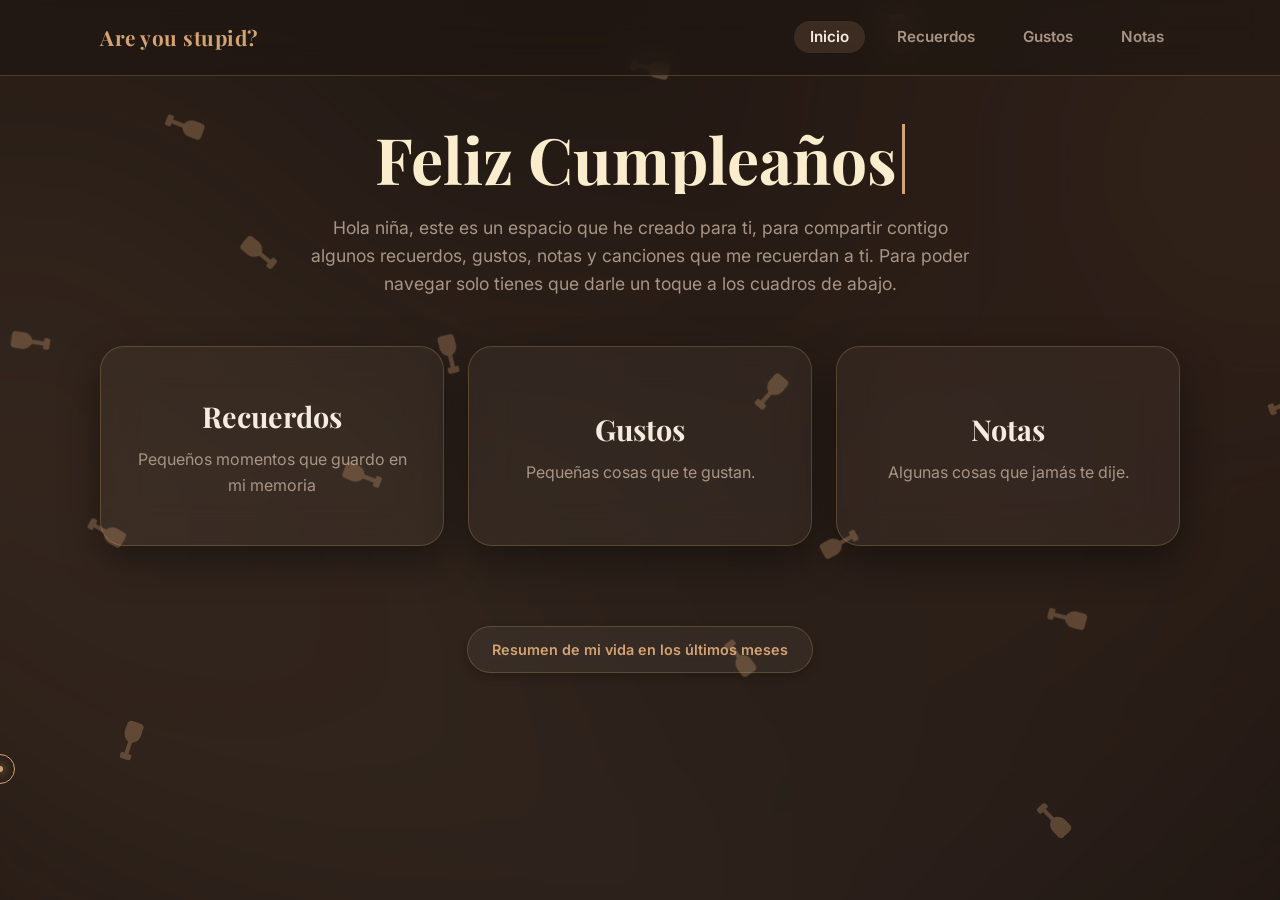
<file: index.html>
<!DOCTYPE html>
<html lang="es">

<head>
    <meta charset="UTF-8" />
    <meta name="viewport" content="width=device-width, initial-scale=1.0" />
    <title>Melanie | Inicio</title>
    <meta name="description" content="Espacio personal con recuerdos, gustos, notas y canciones." />
    <link rel="preconnect" href="https://fonts.googleapis.com" />
    <link rel="preconnect" href="https://fonts.gstatic.com" crossorigin />
    <link href="https://fonts.googleapis.com/css2?family=Inter:wght@300;400;600;700&display=swap" rel="stylesheet" />
    <link href="https://fonts.googleapis.com/css2?family=Playfair+Display:ital,wght@0,600;0,700;1,600&display=swap"
        rel="stylesheet">
    <link rel="stylesheet" href="assets/css/style.css" />
</head>

<body>
    <div class="bg-animation" aria-hidden="true"></div>

    <header class="site-header">
        <div class="container nav-wrap">
            <a href="index.html" class="brand">Are you stupid?</a>
            <nav aria-label="principal">
                <ul class="nav-links">
                    <li><a href="index.html">Inicio</a></li>
                    <li><a href="pages/recuerdos.html">Recuerdos</a></li>
                    <li><a href="pages/gustos.html">Gustos</a></li>
                    <li><a href="pages/notas.html">Notas</a></li>
                </ul>
            </nav>
        </div>
    </header>

    <main>
        <div class="container">
            <section class="hero">
                <h1 id="typewriter">Feliz Cumpleaños Michelle</h1>
                <p>
                    Hola niña, este es un espacio que he creado para ti, para compartir contigo algunos recuerdos, gustos, 
                    notas y canciones que me recuerdan a ti. 
                    Para poder navegar solo tienes que darle un toque a los cuadros de abajo.
                </p>
            </section>

            <section class="tiles-grid" aria-label="Secciones rápidas">
                <a class="section-tile" href="pages/recuerdos.html">
                    <h2>Recuerdos</h2>
                    <p>Pequeños momentos que guardo en mi memoria</p>
                </a>
                <a class="section-tile" href="pages/gustos.html">
                    <h2>Gustos</h2>
                    <p>Pequeñas cosas que te gustan.</p>
                </a>
                <a class="section-tile" href="pages/notas.html">
                    <h2>Notas</h2>
                    <p>Algunas cosas que jamás te dije.</p>
                </a>
            </section>

        </div>

        <section class="tiles-grid" aria-label="Secciones rápidas">
                </section>

            <div class="summary-btn-container">
                <a href="pages/resumen.html" class="btn-summary">Resumen de mi vida en los últimos meses</a>
            </div>

        </div> </main>
    </main>


    <script src="assets/js/main.js" defer></script>
</body>

</html>
</file>
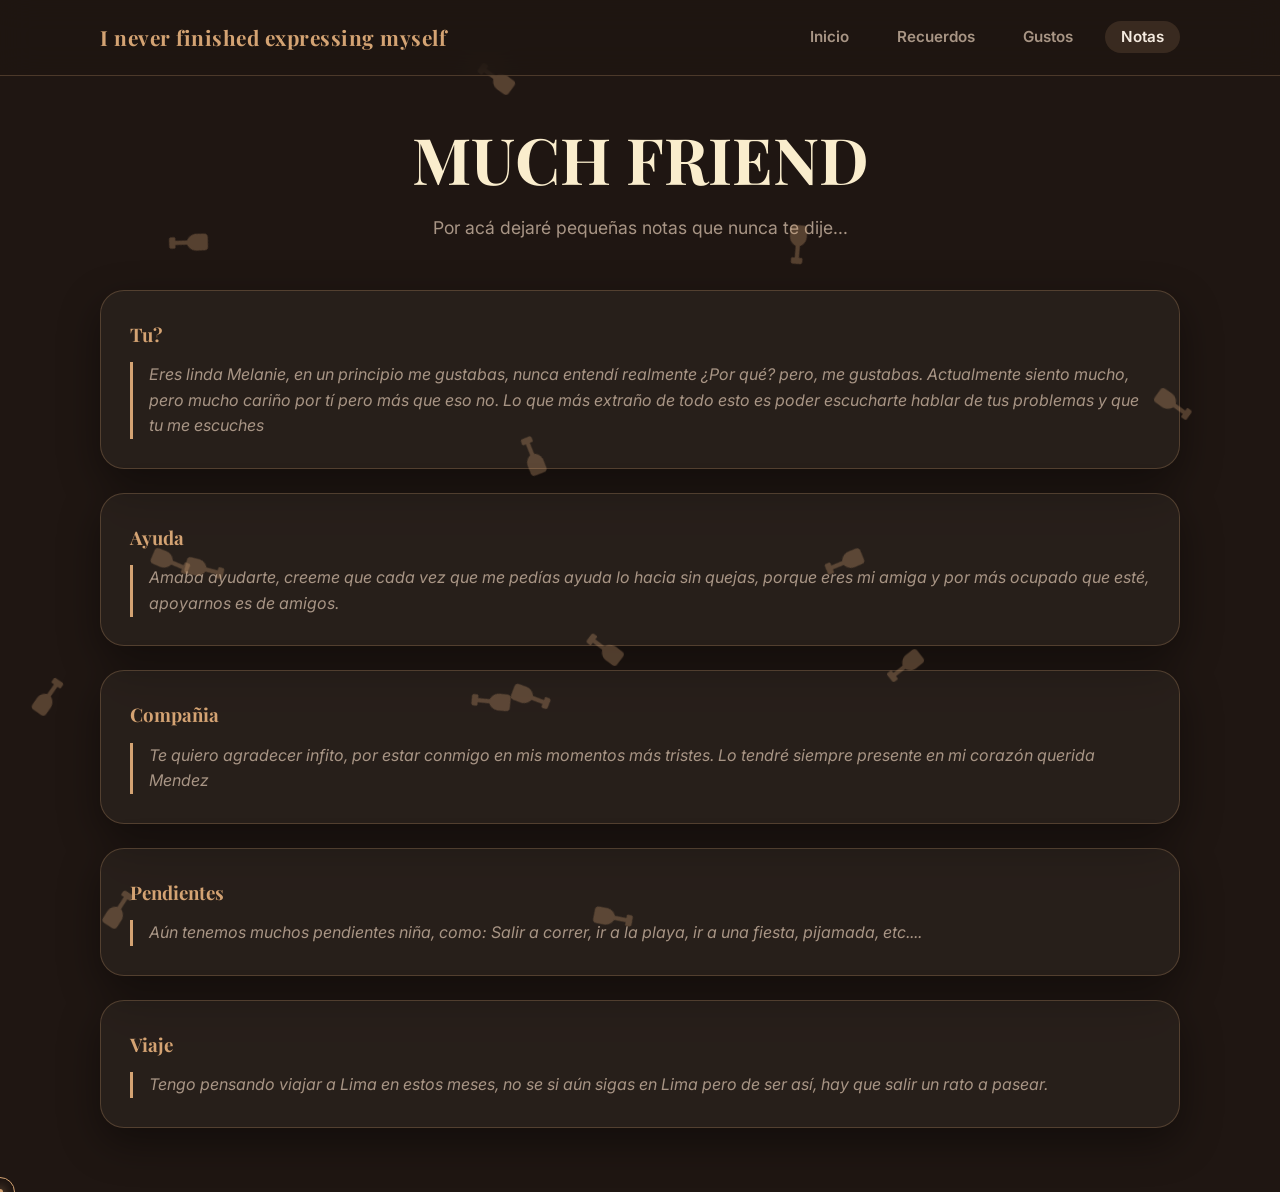
<file: pages/notas.html>
<!DOCTYPE html>
<html lang="es">

<head>
  <meta charset="UTF-8" />
  <meta name="viewport" content="width=device-width, initial-scale=1.0" />
  <title>Melanie | Notas</title>
  <link rel="preconnect" href="https://fonts.googleapis.com" />
  <link rel="preconnect" href="https://fonts.gstatic.com" crossorigin />
  <link href="https://fonts.googleapis.com/css2?family=Inter:wght@300;400;600;700&display=swap" rel="stylesheet" />
  <link href="https://fonts.googleapis.com/css2?family=Playfair+Display:ital,wght@0,600;0,700;1,600&display=swap"
    rel="stylesheet">
  <link rel="stylesheet" href="../assets/css/style.css" />
</head>

<body>
  <header class="site-header">
    <div class="container nav-wrap">
      <a href="../index.html" class="brand">I never finished expressing myself</a>
      <nav aria-label="principal">
        <ul class="nav-links">
          <li><a href="../index.html">Inicio</a></li>
          <li><a href="recuerdos.html">Recuerdos</a></li>
          <li><a href="gustos.html">Gustos</a></li>
          <li><a href="notas.html">Notas</a></li>
        </ul>
      </nav>
    </div>
  </header>

  <main>
    <div class="container">
      <section class="hero">
        <h1 class="page-title">MUCH FRIEND</h1>
        <p>Por acá dejaré pequeñas notas que nunca te dije...</p>
      </section>
      <section class="grid">
        <article class="card">
          <h3>Tu?</h3>
          <p class="note">Eres linda Melanie, en un principio me gustabas, nunca entendí realmente ¿Por qué? pero, me
            gustabas. Actualmente siento mucho, pero mucho cariño por tí pero más que eso no. Lo que más extraño de todo
            esto es poder escucharte hablar de tus problemas y que tu me escuches</p>
        </article>
        <article class="card">
          <h3>Ayuda</h3>
          <p class="note">Amaba ayudarte, creeme que cada vez que me pedías ayuda lo hacia sin quejas, porque eres mi
            amiga y por más ocupado que esté, apoyarnos es de amigos.</p>
        </article>
        <article class="card">
          <h3>Compañia</h3>
          <p class="note">Te quiero agradecer infito, por estar conmigo en mis momentos más tristes. Lo tendré siempre
            presente en mi corazón querida Mendez</p>
        </article>
        <article class="card">
          <h3>Pendientes</h3>
          <p class="note">Aún tenemos muchos pendientes niña, como: Salir a correr, ir a la playa, ir a una fiesta,
            pijamada, etc....</p>
        </article>
        <article class="card">
          <h3>Viaje</h3>
          <p class="note">Tengo pensando viajar a Lima en estos meses, no se si aún sigas en Lima pero de ser así, hay
            que salir un rato a pasear.</p>
        </article>
      </section>
    </div>
  </main>

  <script src="../assets/js/main.js" defer></script>
</body>

</html>
</file>
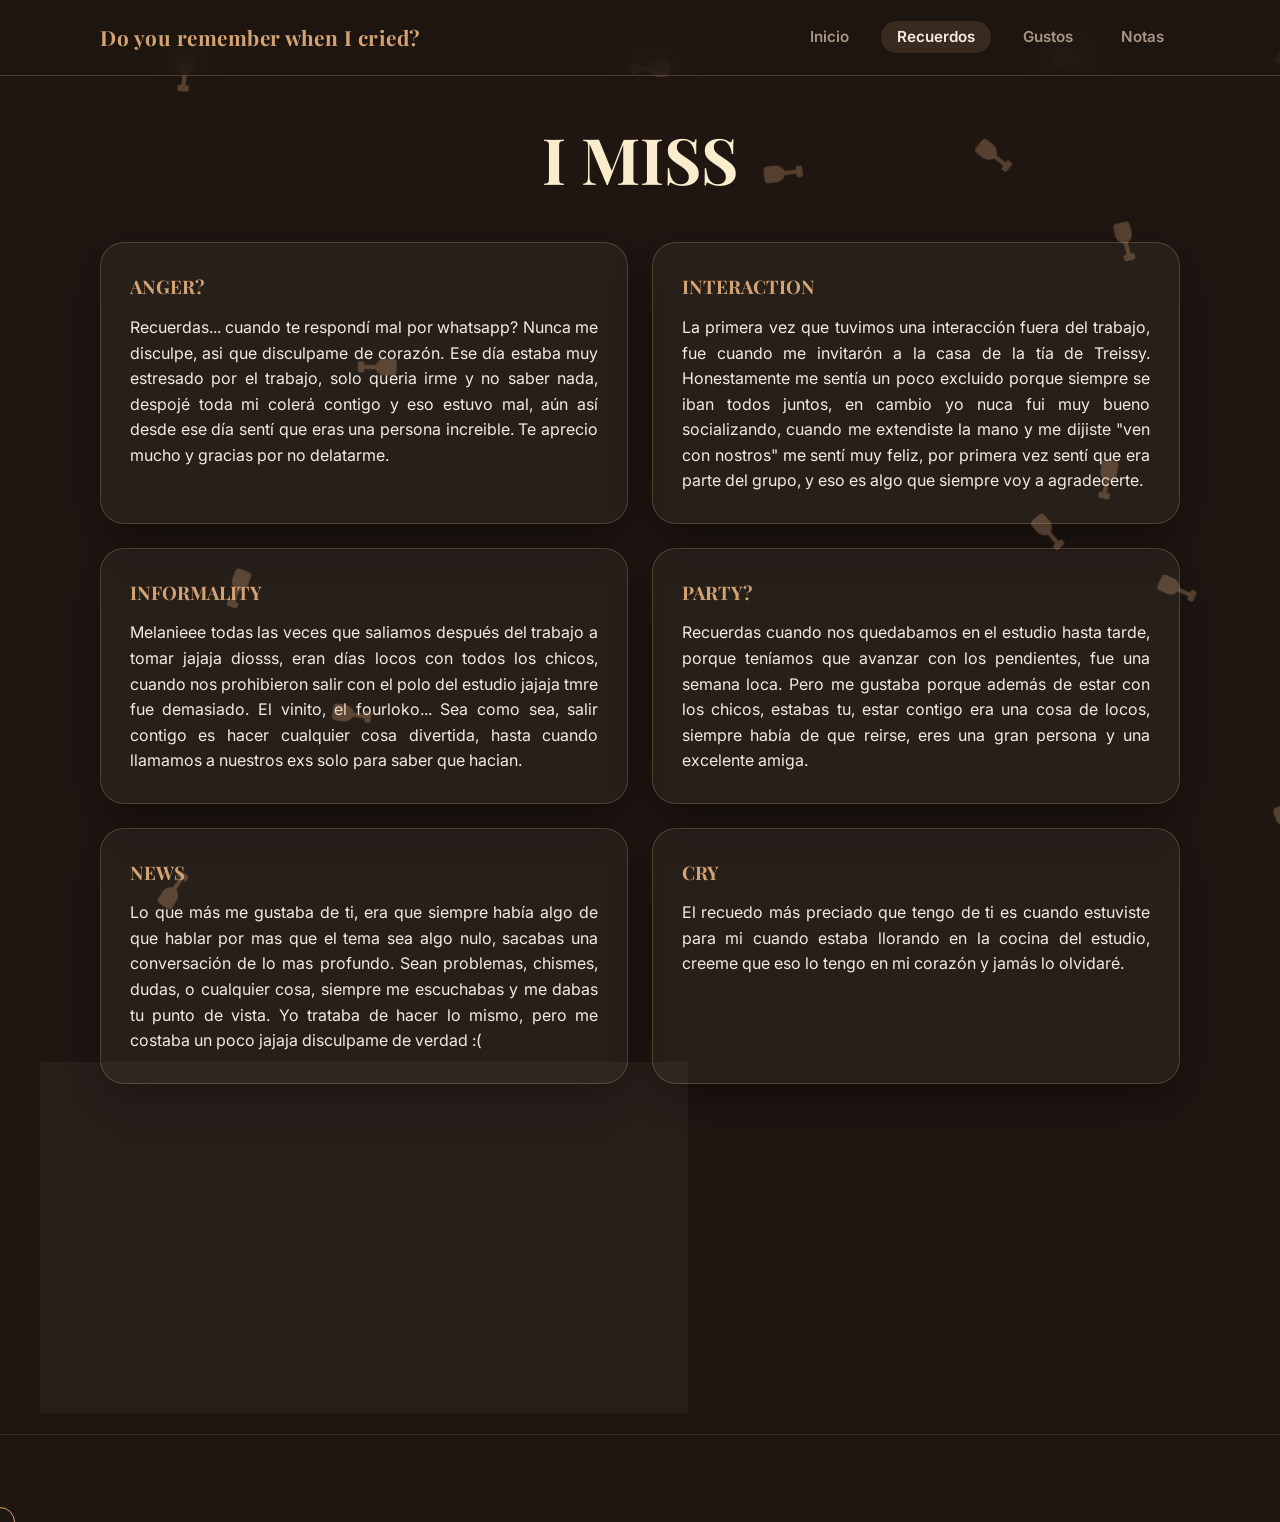
<file: pages/recuerdos.html>
<!DOCTYPE html>
<html lang="es">

<head>
  <meta charset="UTF-8" />
  <meta name="viewport" content="width=device-width, initial-scale=1.0" />
  <title>Melanie | Recuerdos</title>
  <link rel="preconnect" href="https://fonts.googleapis.com" />
  <link rel="preconnect" href="https://fonts.gstatic.com" crossorigin />
  <link href="https://fonts.googleapis.com/css2?family=Inter:wght@300;400;600;700&display=swap" rel="stylesheet" />
  <link href="https://fonts.googleapis.com/css2?family=Playfair+Display:ital,wght@0,600;0,700;1,600&display=swap"
    rel="stylesheet">
  <link rel="stylesheet" href="../assets/css/style.css" />
</head>

<body>
  <header class="site-header">
    <div class="container nav-wrap">
      <a href="../index.html" class="brand">Do you remember when I cried?</a>
      <nav aria-label="principal">
        <ul class="nav-links">
          <li><a href="../index.html">Inicio</a></li>
          <li><a href="recuerdos.html">Recuerdos</a></li>
          <li><a href="gustos.html">Gustos</a></li>
          <li><a href="notas.html">Notas</a></li>
        </ul>
      </nav>
    </div>
  </header>

  <main>
    <div class="container">
      <section class="hero">
        <h1 class="page-title">I MISS</h1>
      </section>
      <section class="grid cols-2">
        <article class="card">
          <h3>ANGER?</h3>
          <p style="text-align: justify;">
            Recuerdas... cuando te respondí mal por whatsapp? Nunca me disculpe, asi que disculpame de corazón.
            Ese día estaba muy estresado por el trabajo, solo queria irme y no saber nada, despojé toda mi colerá contigo y eso estuvo mal,
            aún así desde ese día sentí que eras una persona increible. Te aprecio mucho y gracias por no delatarme.
          </p>
        </article>
        <article class="card">
          <h3>INTERACTION</h3>
          <p style="text-align: justify;">
            La primera vez que tuvimos una interacción fuera del trabajo, fue cuando me invitarón a la casa de la tía
            de Treissy.
            Honestamente me sentía un poco excluido porque siempre se iban todos juntos, en cambio yo nuca fui muy bueno
            socializando, cuando me extendiste la mano y me dijiste "ven con nostros" me sentí muy feliz, 
            por primera vez sentí que era parte del grupo, y eso es algo que siempre voy a agradecerte.
          </p>
        </article>
        <article class="card">
          <h3>INFORMALITY</h3>
          <p style="text-align: justify;">
            Melanieee todas las veces que saliamos después del trabajo a tomar jajaja diosss, eran días locos con todos
            los chicos,
            cuando nos prohibieron salir con el polo del estudio jajaja tmre fue demasiado. El vinito, el fourloko...
            Sea como sea, salir contigo es hacer cualquier cosa divertida, hasta cuando llamamos a nuestros exs solo
            para saber que hacian.
          </p>
        </article>
        <article class="card">
          <h3>PARTY?</h3>
          <p style="text-align: justify;">
            Recuerdas cuando nos quedabamos en el estudio hasta tarde, porque teníamos que avanzar con los pendientes,
            fue una semana loca.
            Pero me gustaba porque además de estar con los chicos, estabas tu, estar contigo era una cosa de locos,
            siempre había de que reirse,
            eres una gran persona y una excelente amiga.
          </p>
        </article>
        <article class="card">
          <h3>NEWS</h3>
          <p style="text-align: justify;">
            Lo que más me gustaba de ti, era que siempre había algo de que hablar por mas que el tema sea algo nulo,
            sacabas una conversación de lo mas profundo.
            Sean problemas, chismes, dudas, o cualquier cosa, siempre me escuchabas y me dabas tu punto de vista. Yo
            trataba de hacer lo mismo, pero me costaba un poco jajaja
            disculpame de verdad :(
          </p>
        </article>
        <article class="card">
          <h3>CRY</h3>
          <p style="text-align: justify;">
            El recuedo más preciado que tengo de ti es cuando estuviste para mi cuando estaba llorando en la cocina del
            estudio, creeme que eso lo tengo en mi corazón
            y jamás lo olvidaré.
          </p>
        </article>
        <article class="card">
          <h3>MEMORIES</h3>
          <p style="text-align: justify;">
            Recuerdas la vez que "la chica" me escribio... honestamente ni quiero recordar su nombre, pero lo menciono porque
            ese día nos quedamos chismeando y pensando posibles cosas que quería fue divertido, también las veces que salíamos a hablar de ello,
            las cuales fueron pocas pero divertidas.
          </p>
        </article>
      </section>
    </div>



  </main>

  <footer class="site-footer"
    style="padding: 2rem 0; text-align: center; border-top: 1px solid rgba(255,255,255,0.1); margin-top: 2rem;">
    <div class="container">
      <p style="color: #94a3b8; font-size: 0.9rem;">
        Obviamente hay muchas más cosas, pero me gustaría converzarlo en persona o en llamada algún día</a>
      </p>
    </div>
  </footer>

  <script src="../assets/js/main.js" defer></script>
</body>

</html>
</file>
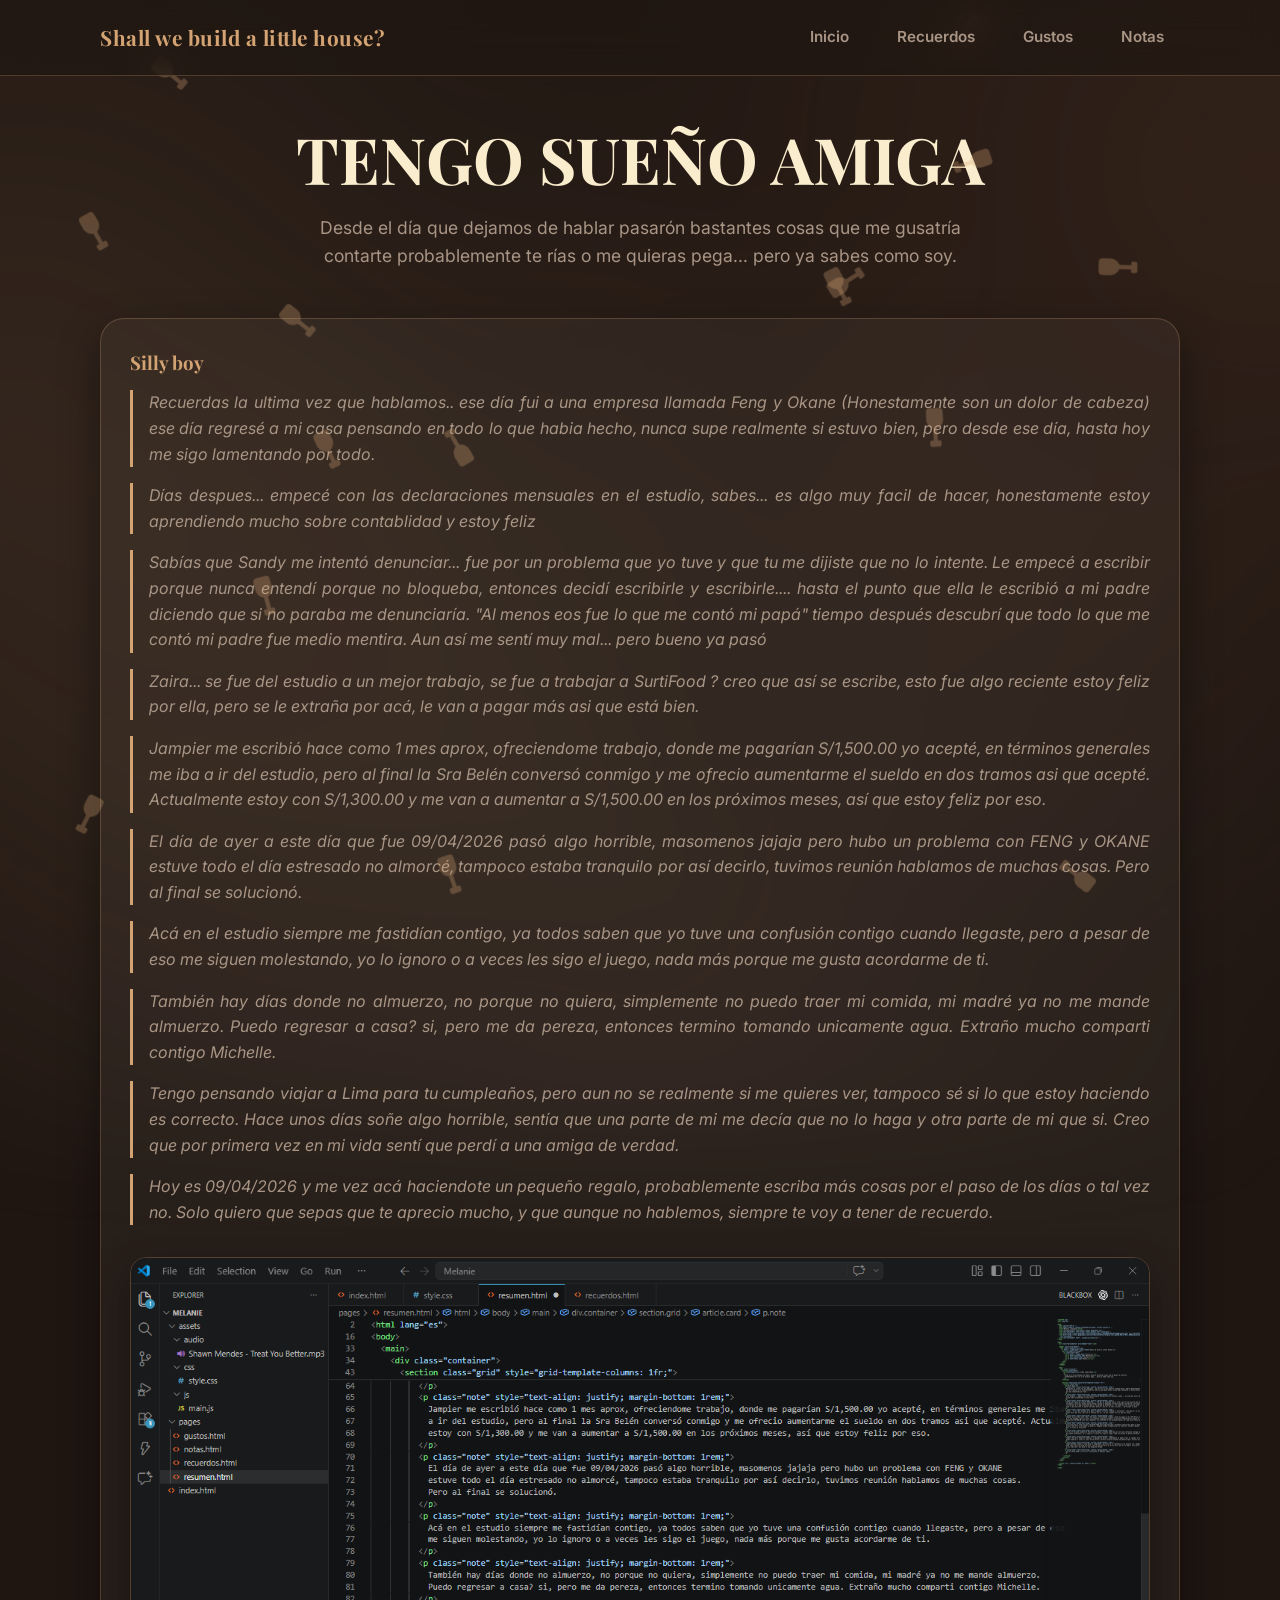
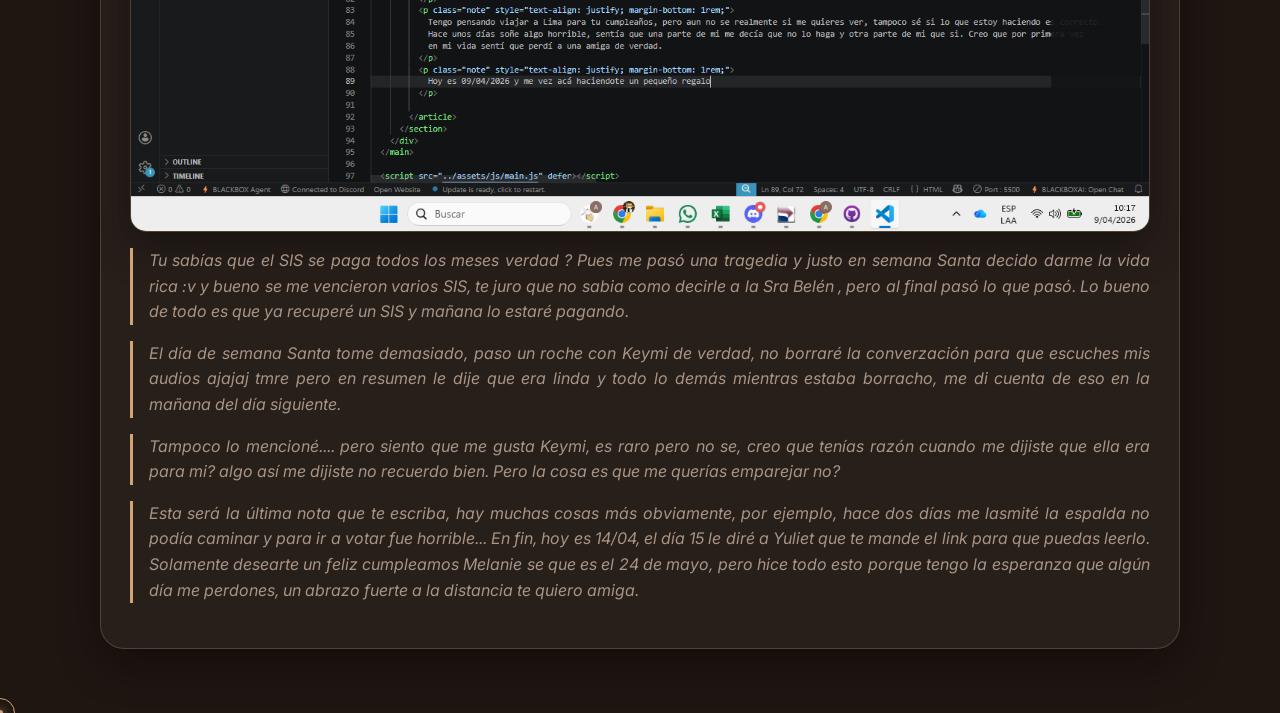
<file: pages/resumen.html>
<!DOCTYPE html>
<html lang="es">

<head>
  <meta charset="UTF-8" />
  <meta name="viewport" content="width=device-width, initial-scale=1.0" />
  <title>Melanie | Resumen</title>
  <link rel="preconnect" href="https://fonts.googleapis.com" />
  <link rel="preconnect" href="https://fonts.gstatic.com" crossorigin />
  <link href="https://fonts.googleapis.com/css2?family=Inter:wght@300;400;600;700&display=swap" rel="stylesheet" />
  <link href="https://fonts.googleapis.com/css2?family=Playfair+Display:ital,wght@0,600;0,700;1,600&display=swap"
    rel="stylesheet">
  <link rel="stylesheet" href="../assets/css/style.css" />
</head>

<body>
  <div class="bg-animation" aria-hidden="true"></div>

  <header class="site-header">
    <div class="container nav-wrap">
      <a href="../index.html" class="brand">Shall we build a little house?</a>
      <nav aria-label="principal">
        <ul class="nav-links">
          <li><a href="../index.html">Inicio</a></li>
          <li><a href="recuerdos.html">Recuerdos</a></li>
          <li><a href="gustos.html">Gustos</a></li>
          <li><a href="notas.html">Notas</a></li>
        </ul>
      </nav>
    </div>
  </header>

  <main>
    <div class="container">
      <section class="hero">
        <h1 class="page-title">TENGO SUEÑO AMIGA</h1>
        <p>
          Desde el día que dejamos de hablar pasarón bastantes cosas que me gusatría contarte
          probablemente te rías o me quieras pega... pero ya sabes como soy.
        </p>
      </section>

      <section class="grid" style="grid-template-columns: 1fr;">
        <article class="card">
          <h3>Silly boy</h3>
          <p class="note" style="text-align: justify; margin-bottom: 1rem;">
            Recuerdas la ultima vez que hablamos.. ese día fui a una empresa llamada Feng y Okane (Honestamente son un dolor de cabeza)
            ese día regresé a mi casa pensando en todo lo que habia hecho, nunca supe realmente si estuvo bien, pero desde ese día, hasta hoy
            me sigo lamentando por todo.
          </p>
          <p class="note" style="text-align: justify; margin-bottom: 1rem;">
            Días despues... empecé con las declaraciones mensuales en el estudio, sabes... es algo muy facil de hacer, honestamente estoy aprendiendo
            mucho sobre contablidad y estoy feliz
          </p>
          <p class="note" style="text-align: justify; margin-bottom: 1rem;">
            Sabías que Sandy me intentó denunciar... fue por un problema que yo tuve y que tu me dijiste que no lo intente.
            Le empecé a escribir porque nunca entendí porque no bloqueba, entonces decidí escribirle y escribirle.... hasta el punto que ella 
            le escribió a mi padre diciendo que si no paraba me denunciaría. "Al menos eos fue lo que me contó mi papá" tiempo después descubrí que 
            todo lo que me contó mi padre fue medio mentira. Aun así me sentí muy mal... pero bueno ya pasó
          </p>
          <p class="note" style="text-align: justify; margin-bottom: 1rem;">
            Zaira... se fue del estudio a un mejor trabajo, se fue a trabajar a SurtiFood ? creo que así se escribe, esto fue algo reciente
            estoy feliz por ella, pero se le extraña por acá, le van a pagar más asi que está bien.
          </p>
          <p class="note" style="text-align: justify; margin-bottom: 1rem;">
            Jampier me escribió hace como 1 mes aprox, ofreciendome trabajo, donde me pagarían S/1,500.00 yo acepté, en términos generales me iba
            a ir del estudio, pero al final la Sra Belén conversó conmigo y me ofrecio aumentarme el sueldo en dos tramos asi que acepté. Actualmente
            estoy con S/1,300.00 y me van a aumentar a S/1,500.00 en los próximos meses, así que estoy feliz por eso.
          </p>
          <p class="note" style="text-align: justify; margin-bottom: 1rem;">
            El día de ayer a este día que fue 09/04/2026 pasó algo horrible, masomenos jajaja pero hubo un problema con FENG y OKANE
            estuve todo el día estresado no almorcé, tampoco estaba tranquilo por así decirlo, tuvimos reunión hablamos de muchas cosas.
            Pero al final se solucionó. 
          </p>
          <p class="note" style="text-align: justify; margin-bottom: 1rem;">
            Acá en el estudio siempre me fastidían contigo, ya todos saben que yo tuve una confusión contigo cuando llegaste, pero a pesar de eso
            me siguen molestando, yo lo ignoro o a veces les sigo el juego, nada más porque me gusta acordarme de ti.
          </p>
          <p class="note" style="text-align: justify; margin-bottom: 1rem;">
            También hay días donde no almuerzo, no porque no quiera, simplemente no puedo traer mi comida, mi madré ya no me mande almuerzo.
            Puedo regresar a casa? si, pero me da pereza, entonces termino tomando unicamente agua. Extraño mucho comparti contigo Michelle.
          </p>
          <p class="note" style="text-align: justify; margin-bottom: 1rem;">
            Tengo pensando viajar a Lima para tu cumpleaños, pero aun no se realmente si me quieres ver, tampoco sé si lo que estoy haciendo es correcto.
            Hace unos días soñe algo horrible, sentía que una parte de mi me decía que no lo haga y otra parte de mi que si. Creo que por primera vez
            en mi vida sentí que perdí a una amiga de verdad.
          </p>
          <p class="note" style="text-align: justify; margin-bottom: 1rem;">
                Hoy es 09/04/2026 y me vez acá haciendote un pequeño regalo, probablemente escriba más cosas por el paso de los días o tal vez no.
                Solo quiero que sepas que te aprecio mucho, y que aunque no hablemos, siempre te voy a tener de recuerdo.
            </p>

            <div style="text-align: center; margin-top: 2rem; margin-bottom: 1rem;">
                <img src="../assets/09-04-2026.png" alt="Recuerdo del 9 de abril" style="max-width: 100%; border-radius: 16px; border: 1px solid var(--line); box-shadow: var(--shadow);">
            </div>
          <p class="note" style="text-align: justify; margin-bottom: 1rem;">
            Tu sabías que el SIS se paga todos los meses verdad ? Pues me pasó una tragedia y justo en semana Santa decido darme la vida rica :v
            y bueno se me vencieron varios SIS, te juro que no sabia como decirle a la Sra Belén , pero al final pasó lo que pasó. Lo bueno de todo
            es que ya recuperé un SIS y mañana lo estaré pagando.
          </p>
          <p class="note" style="text-align: justify; margin-bottom: 1rem;">
            El día de semana Santa tome demasiado, paso un roche con Keymi de verdad, no borraré la converzación para que escuches mis audios ajajaj tmre
            pero en resumen le dije que era linda y todo lo demás mientras estaba borracho, me di cuenta de eso en la mañana del día siguiente.
          </p>
          <p class="note" style="text-align: justify; margin-bottom: 1rem;">
            Tampoco lo mencioné.... pero siento que me gusta Keymi, es raro pero no se, creo que tenías razón cuando me dijiste que ella era
            para mi? algo así me dijiste no recuerdo bien. Pero la cosa es que me querías emparejar no?
          </p>
          <p class="note" style="text-align: justify; margin-bottom: 1rem;">
            Esta será la última nota que te escriba, hay muchas cosas más obviamente, por ejemplo, hace dos días me lasmité la espalda
            no podía caminar y para ir a votar fue horrible... En fin, hoy es 14/04, el día 15 le diré a Yuliet que te mande el link
            para que puedas leerlo. Solamente desearte un feliz cumpleamos Melanie se que es el 24 de mayo, pero hice todo esto porque 
            tengo la esperanza que algún día me perdones, un abrazo fuerte a la distancia te quiero amiga.
          </p>

        </article>
    </section>
    </div>
  </main>

  <script src="../assets/js/main.js" defer></script>
</body>

</html>
</file>
<file: assets/css/style.css>
:root {
  --bg: #1f1612;
  --card: rgba(245, 235, 224, 0.04);
  --line: rgba(212, 163, 115, 0.25);
  --text: #f5ebe0;
  --muted: #a89585;
  --accent: #d4a373;
  --accent-soft: #faedcd;
  --shadow: 0 15px 40px rgba(0, 0, 0, 0.4);
}

* {
  box-sizing: border-box;
  margin: 0;
  padding: 0;
}

html,
body {
  min-height: 100%;
}

body {
  position: relative;
  font-family: 'Inter', system-ui, sans-serif;
  color: var(--text);
  background: var(--bg);
  line-height: 1.6;
  overflow-x: hidden;
}

h1,
h2,
h3,
.brand {
  font-family: 'Playfair Display', serif;
  font-weight: 700;
}

.bg-animation {
  position: fixed;
  inset: -20vmax;
  pointer-events: none;
  z-index: 0;
  background:
    radial-gradient(circle at 15% 50%, rgba(212, 163, 115, 0.12), transparent 45%),
    radial-gradient(circle at 85% 30%, rgba(156, 102, 68, 0.15), transparent 45%),
    radial-gradient(circle at 50% 80%, rgba(227, 188, 154, 0.08), transparent 50%);
  animation: floatingGlow 15s ease-in-out infinite alternate;
  filter: blur(50px);
}

@keyframes floatingGlow {
  from {
    transform: translate3d(-3%, -2%, 0) scale(1);
  }

  to {
    transform: translate3d(3%, 2%, 0) scale(1.05);
  }
}

img {
  max-width: 100%;
  display: block;
}

.container,
.site-header,
main,
.footer {
  position: relative;
  z-index: 1;
}

.container {
  width: min(1080px, 92%);
  margin: 0 auto;
}

.site-header {
  position: sticky;
  top: 0;
  z-index: 10;
  backdrop-filter: blur(16px);
  -webkit-backdrop-filter: blur(16px);
  background: rgba(31, 22, 18, 0.6);
  border-bottom: 1px solid var(--line);
}

.nav-wrap {
  min-height: 75px;
  display: flex;
  align-items: center;
  justify-content: space-between;
  gap: 1rem;
}

.brand {
  font-size: 1.3rem;
  letter-spacing: 0.5px;
  color: var(--accent);
  text-decoration: none;
}

.nav-links {
  list-style: none;
  display: flex;
  gap: 1rem;
  flex-wrap: wrap;
}

.nav-links a {
  color: var(--muted);
  text-decoration: none;
  font-size: 0.95rem;
  font-weight: 600;
  padding: 0.4rem 1rem;
  border-radius: 999px;
  transition: all 0.3s ease;
}

.nav-links a:hover,
.nav-links a.active {
  color: var(--text);
  background: rgba(212, 163, 115, 0.15);
}

main {
  padding: 3rem 0 4rem;
}

.hero {
  display: grid;
  gap: 1.2rem;
  margin-bottom: 3rem;
  text-align: center;
}

.hero h1 {
  font-size: clamp(2.5rem, 6vw, 4rem);
  line-height: 1.1;
  color: var(--accent-soft);
}

.hero p {
  color: var(--muted);
  max-width: 60ch;
  margin: 0 auto;
  font-size: 1.1rem;
}

.grid {
  display: grid;
  gap: 1.5rem;
}

.grid.cols-2 {
  grid-template-columns: repeat(2, minmax(0, 1fr));
}

.card,
.section-tile,
.list li {
  background: var(--card);
  backdrop-filter: blur(20px);
  -webkit-backdrop-filter: blur(20px);
  border: 1px solid var(--line);
  border-radius: 24px;
  padding: 1.8rem;
  box-shadow: var(--shadow);
}

.card h2,
.card h3 {
  margin-bottom: 0.8rem;
  color: var(--accent);
}

.note {
  border-left: 3px solid var(--accent);
  padding-left: 1rem;
  color: var(--muted);
  font-style: italic;
}

.tiles-grid {
  display: grid;
  grid-template-columns: repeat(3, minmax(0, 1fr));
  gap: 1.5rem;
  margin-bottom: 2rem;
}

.section-tile {
  text-decoration: none;
  color: var(--text);
  display: flex;
  flex-direction: column;
  justify-content: center;
  align-items: center;
  text-align: center;
  min-height: 200px;
  transition: all 0.4s cubic-bezier(0.175, 0.885, 0.32, 1.275);
}

.section-tile h2 {
  font-size: 1.8rem;
  margin-bottom: 0.5rem;
  color: var(--text);
  transition: color 0.3s ease;
}

.section-tile:hover {
  transform: translateY(-12px);
  box-shadow: 0 20px 40px rgba(0, 0, 0, 0.6);
  background: rgba(245, 235, 224, 0.08);
  border-color: rgba(212, 163, 115, 0.6);
}

.section-tile:hover h2 {
  color: var(--accent);
}

.section-tile p {
  color: var(--muted);
}

.list {
  list-style: none;
  display: grid;
  gap: 1rem;
}

.custom-audio-player {
  background: rgba(245, 235, 224, 0.08);
  border-radius: 16px;
  padding: 1rem;
  margin-top: 1.5rem;
  backdrop-filter: blur(10px);
  border: 1px solid var(--line);
  box-shadow: var(--shadow);
}

.player-controls {
  display: flex;
  align-items: center;
  gap: 1rem;
}

.play-btn {
  background-color: #fff;
  border: none;
  width: 45px;
  height: 45px;
  border-radius: 50%;
  cursor: pointer;
  display: flex;
  justify-content: center;
  align-items: center;
  box-shadow: 0 4px 10px rgba(0, 0, 0, 0.3);
  transition: transform 0.2s ease, box-shadow 0.2s ease;
}

.play-btn:hover {
  transform: scale(1.05);
  box-shadow: 0 6px 15px rgba(212, 163, 115, 0.4);
}

.play-icon {
  color: var(--bg);
  font-size: 1.3rem;
  margin-left: 3px;
}

.seek-bar {
  flex-grow: 1;
  -webkit-appearance: none;
  appearance: none;
  background: rgba(255, 255, 255, 0.2);
  height: 6px;
  border-radius: 5px;
  outline: none;
  cursor: pointer;
}

.seek-bar::-webkit-slider-thumb {
  -webkit-appearance: none;
  appearance: none;
  width: 14px;
  height: 14px;
  border-radius: 50%;
  background: var(--accent);
  cursor: pointer;
  border: 2px solid #fff;
  box-shadow: 0 2px 5px rgba(0, 0, 0, 0.3);
}

.time-display {
  color: var(--muted);
  font-size: 0.9rem;
}

@media (max-width: 920px) {
  .tiles-grid {
    grid-template-columns: repeat(2, minmax(0, 1fr));
  }
}

@media (max-width: 760px) {
  .grid.cols-2 {
    grid-template-columns: 1fr;
  }

  .tiles-grid {
    grid-template-columns: 1fr;
  }

  .nav-wrap {
    flex-direction: column;
    padding: 1rem 0;
  }
}

.card,
.list li {
  opacity: 0;
  transform: translateY(40px);
  transition: opacity 0.8s ease-out, transform 0.8s ease-out, box-shadow 0.3s ease, border-color 0.3s ease;
}

.card.visible,
.list li.visible {
  opacity: 1;
  transform: translateY(0);
}

.card:hover {
  transform: translateY(-8px);
  box-shadow: 0 20px 40px rgba(0, 0, 0, 0.6);
  border-color: rgba(212, 163, 115, 0.6);
  background: rgba(245, 235, 224, 0.08);
}

#typewriter {
  border-right: 3px solid var(--accent);
  white-space: nowrap;
  overflow: hidden;
  margin: 0 auto;
  padding-right: 5px;
  animation: blink-cursor 0.7s step-end infinite;
}

@media (max-width: 500px) {
  #typewriter {
    white-space: normal;
    border-right: none;
    animation: none;
  }
}

@keyframes blink-cursor {

  from,
  to {
    border-color: transparent
  }

  50% {
    border-color: var(--accent);
  }
}

.summary-btn-container {
  display: flex;
  justify-content: center;
  margin-top: 3rem;        
  margin-bottom: 2rem;    
}

.btn-summary {
  display: inline-block;
  background: rgba(245, 235, 224, 0.05);
  color: var(--accent);
  border: 1px solid var(--line);
  padding: 0.7rem 1.5rem;
  border-radius: 999px;
  text-decoration: none;
  font-family: 'Inter', system-ui, sans-serif;
  font-size: 0.9rem;
  font-weight: 600;
  transition: all 0.3s ease;
  backdrop-filter: blur(10px);
  -webkit-backdrop-filter: blur(10px);
  box-shadow: 0 4px 10px rgba(0, 0, 0, 0.2);
}

.btn-summary:hover {
  background: var(--accent);
  color: var(--bg);
  border-color: var(--accent);
  transform: translateY(-3px);
  box-shadow: 0 8px 20px rgba(212, 163, 115, 0.3);
}

.floating-bottle {
  position: fixed;
  top: 0;
  left: 0;
  pointer-events: none;
  z-index: 5; 
  color: rgba(212, 163, 115, 0.3);
  width: 35px;
  height: 35px;
}

.floating-bottle.active {
  color: rgba(212, 163, 115, 0.8);
  filter: drop-shadow(0 0 8px rgba(212, 163, 115, 0.6));
}


body main {
  animation: smoothLoad 0.8s cubic-bezier(0.25, 1, 0.5, 1) forwards;
}

@keyframes smoothLoad {
  0% {
    opacity: 0;
    transform: translateY(15px);
  }
  100% {
    opacity: 1;
    transform: translateY(0);
  }
}


/* =========================================
   CURSOR PERSONALIZADO
   ========================================= */
@media (min-width: 768px) {
  * {
    cursor: none !important;
  }
}

.cursor-dot {
  width: 6px;
  height: 6px;
  background-color: var(--accent);
  border-radius: 50%;
  position: fixed;
  pointer-events: none; 
  z-index: 9999;
  transform: translate(-50%, -50%);
  box-shadow: 0 0 10px var(--accent);
}

.cursor-outline {
  width: 30px;
  height: 30px;
  border: 1px solid var(--accent); 
  border-radius: 50%;
  position: fixed;
  pointer-events: none;
  z-index: 9998;
  transform: translate(-50%, -50%);
  transition: left 0.1s ease-out, top 0.1s ease-out, width 0.2s ease, height 0.2s ease, background-color 0.2s ease, transform 0.1s ease;
}


article img {
  transition: transform 0.6s cubic-bezier(0.165, 0.84, 0.44, 1), box-shadow 0.6s ease;
}

article img:hover {
  transform: scale(1.02) translateY(-5px);
  box-shadow: 0 15px 30px rgba(212, 163, 115, 0.2) !important; 
}
</file>
